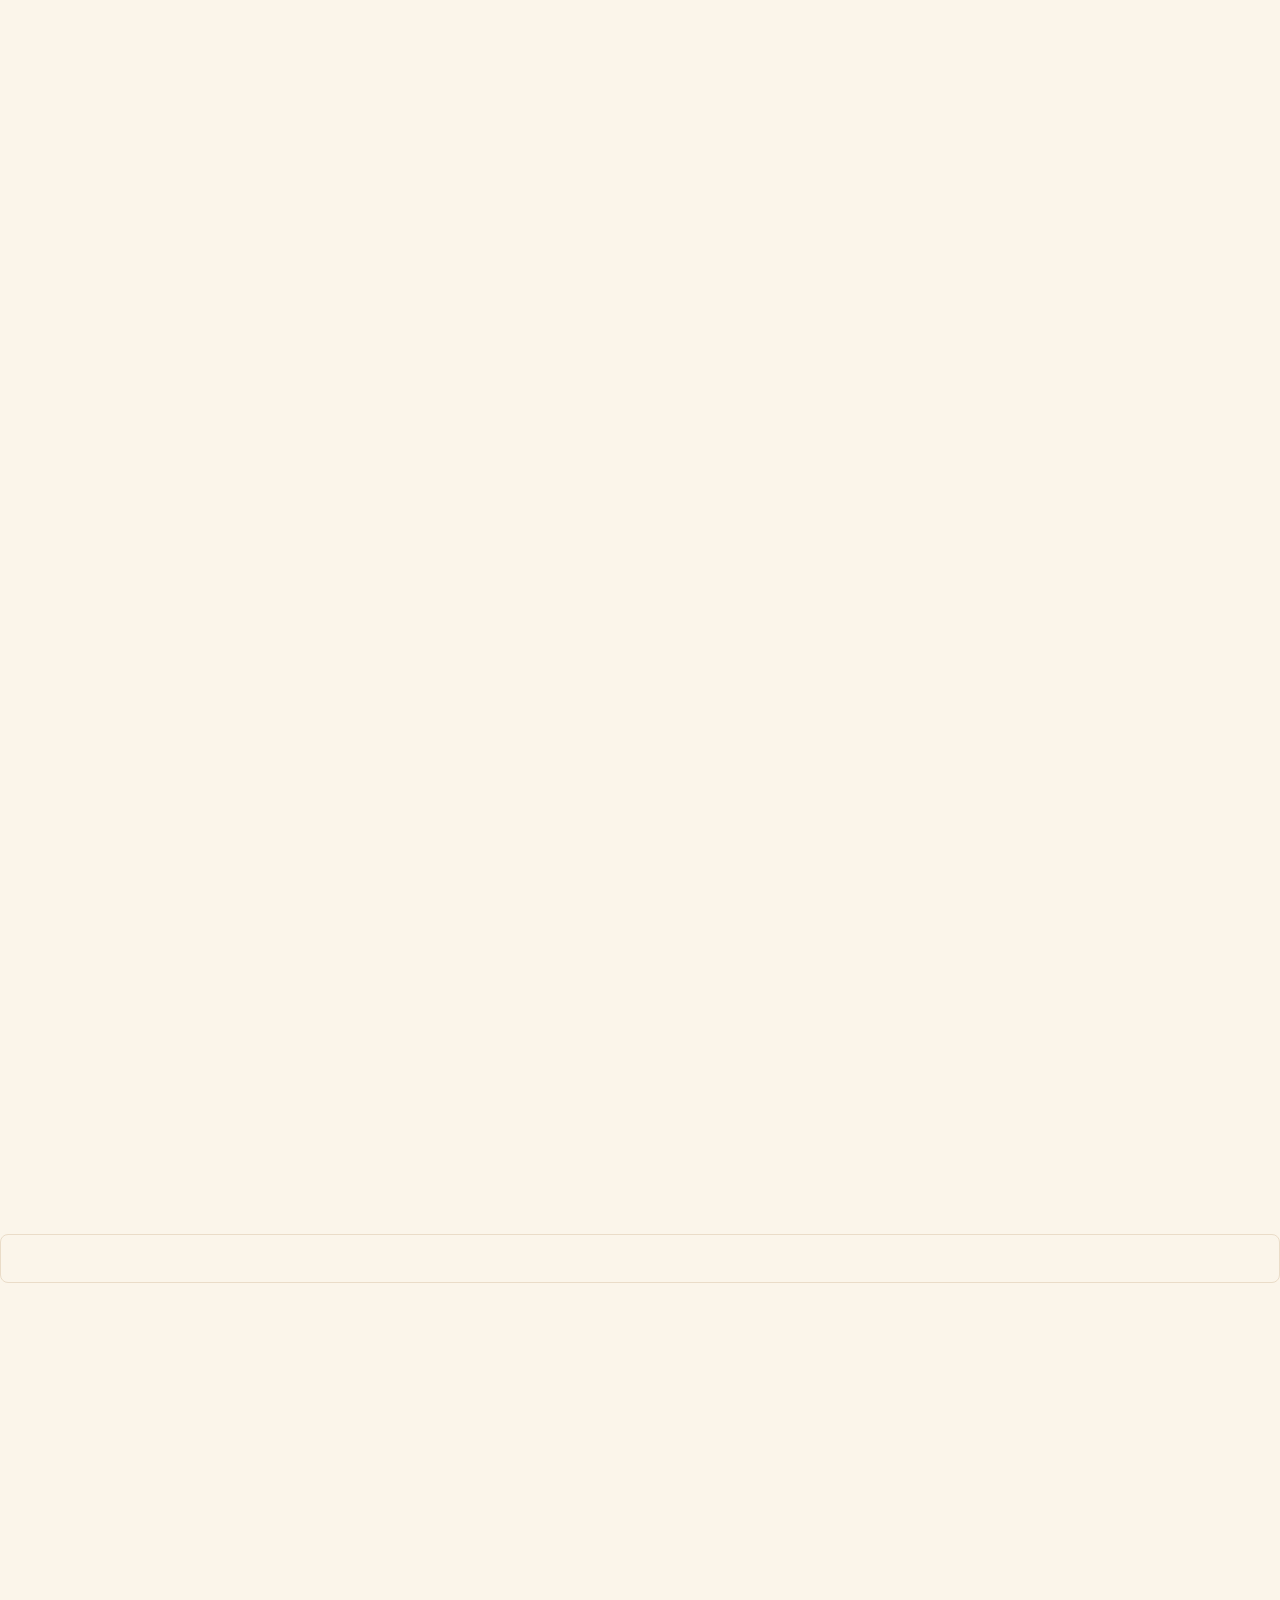
<file: index.html>
<!DOCTYPE html>
<html lang="ar" dir="rtl">
<head>
  <meta charset="UTF-8">
  <meta name="viewport" content="width=device-width, initial-scale=1.0">
  <title>أهلاً</title>
  <!-- احتياطي لو الجافاسكريبت مقفول -->
  <meta http-equiv="refresh" content="4; url=sanbola.html">
  <style>
    body {
      margin: 0;
      min-height: 100vh;
      display: flex;
      align-items: center;
      justify-content: center;
      font-family: "Segoe UI", Tahoma, Arial, sans-serif;
      background: #fdf6ec;
      color: #333;
    }
    h1 {
      font-size: 3rem;
      font-weight: 600;
      /* يختفي بعد ثانيتين */
      animation: vanish 0.9s ease-in 2s forwards;
    }

    @keyframes vanish {
      to {
        opacity: 0;
        filter: blur(12px);
        transform: scale(1.15);
        letter-spacing: 0.15em;
      }
    }

    @media (prefers-reduced-motion: reduce) {
      @keyframes vanish {
        to { opacity: 0; }
      }
    }
  </style>
</head>
<body>
  <h1>أهلاً من عبدالرحمن</h1>
  <script>
    // بعد ما التأثير يخلص نروح لصفحة المخبز
    document.querySelector('h1').addEventListener('animationend', function () {
      location.replace('sanbola.html');
    });
  </script>
</body>
</html>
</file>
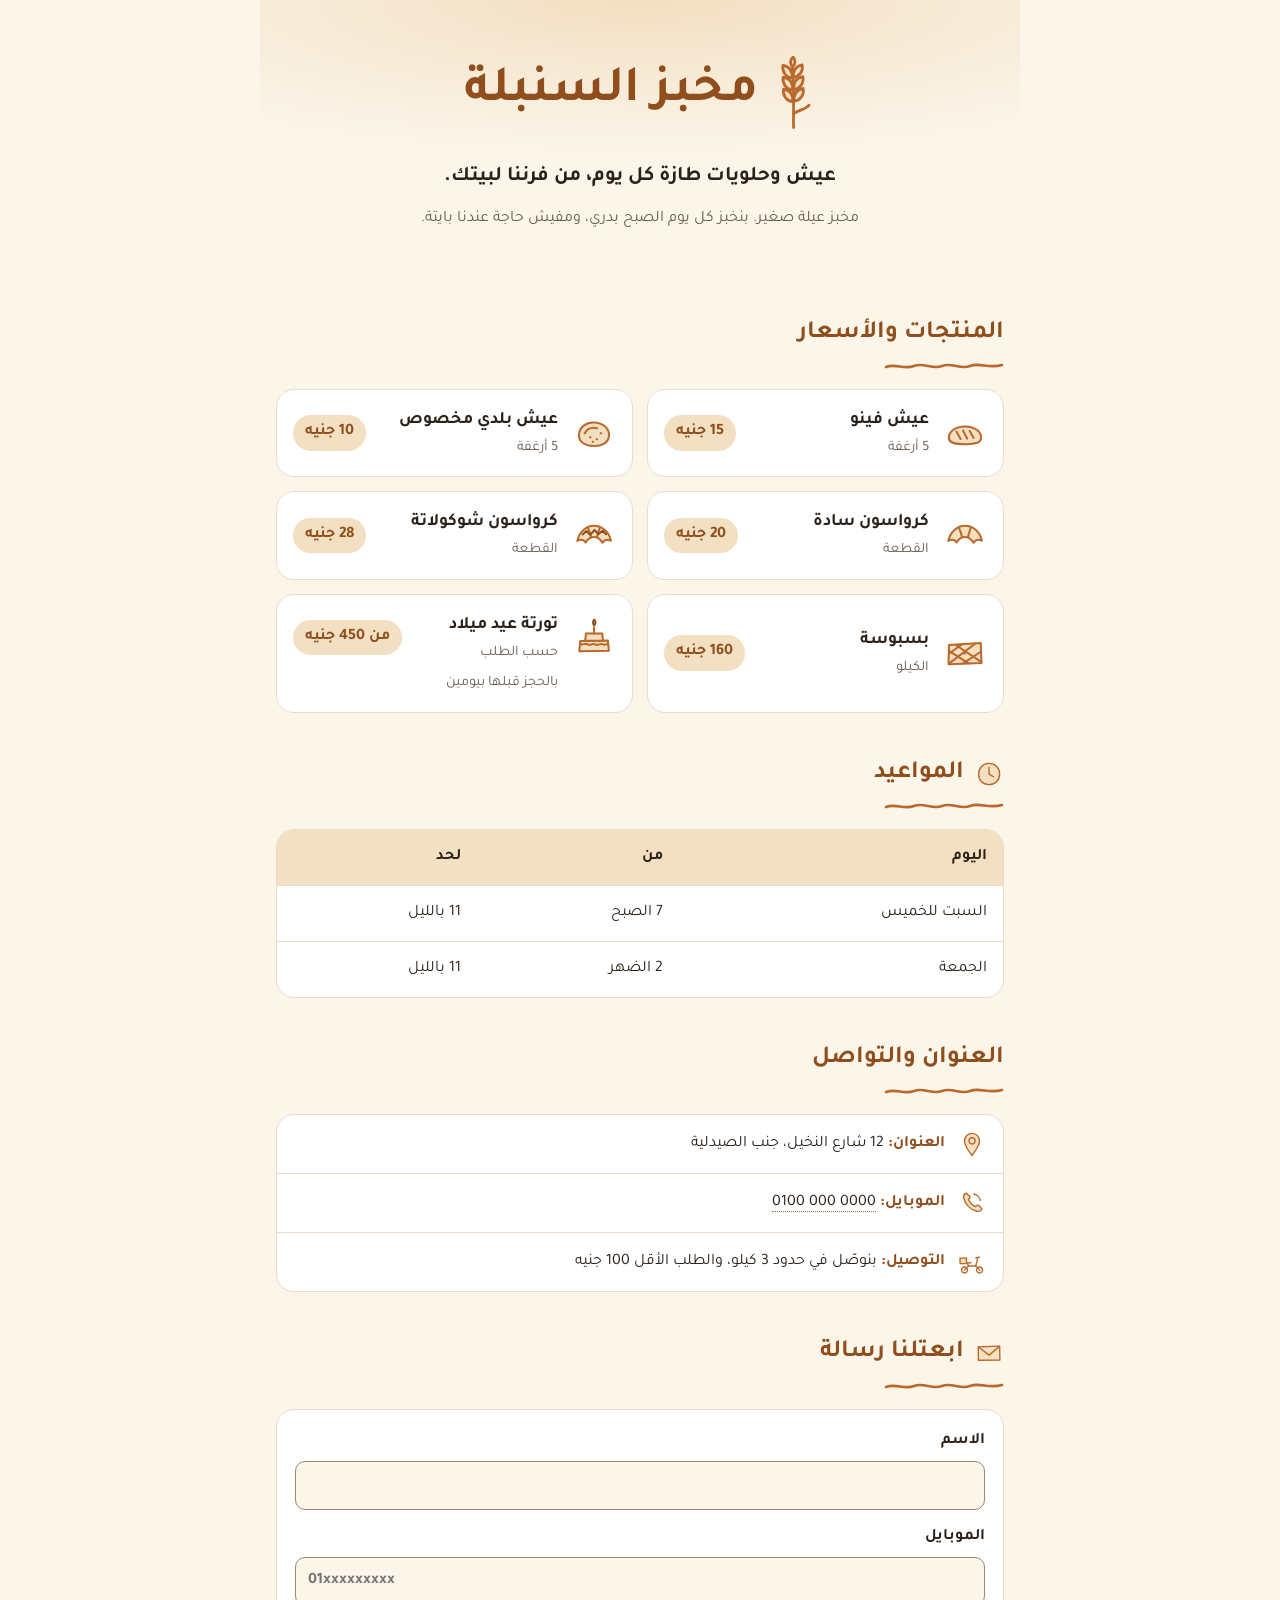
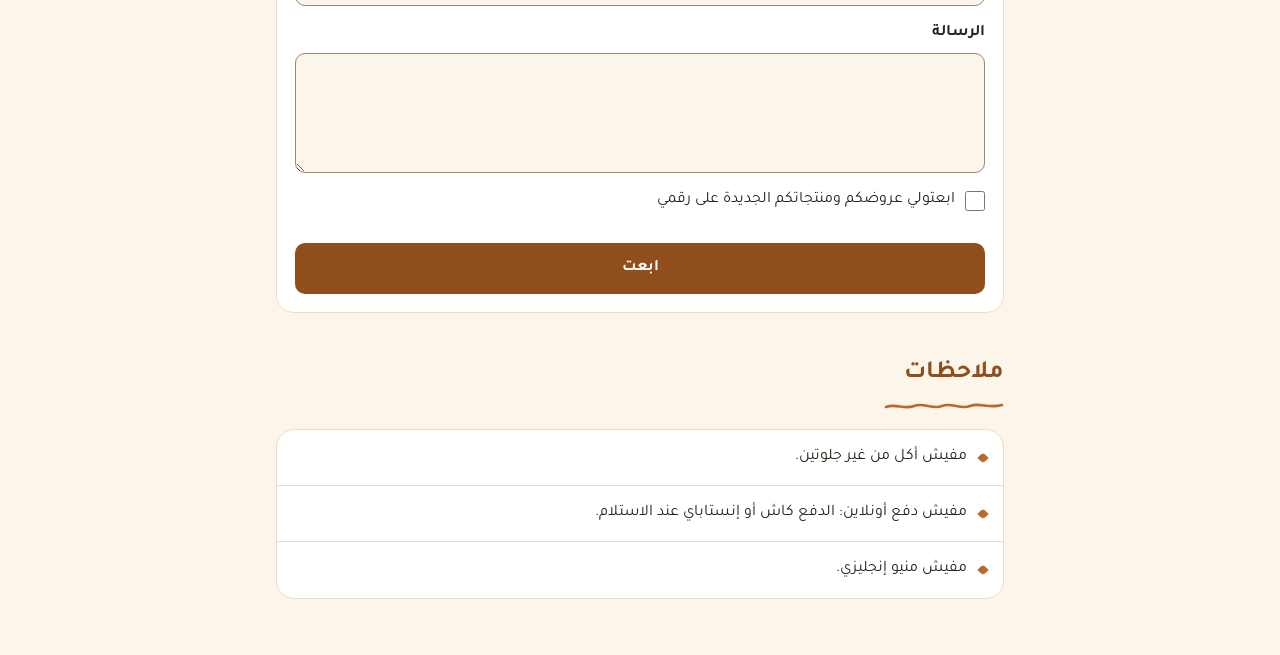
<file: public/index.html>
<!DOCTYPE html>
<html lang="ar" dir="rtl">
<head>
  <meta charset="UTF-8">
  <meta name="viewport" content="width=device-width, initial-scale=1.0">
  <title>مخبز السنبلة</title>
  <meta name="description" content="عيش وحلويات طازة كل يوم، من فرننا لبيتك.">
  <!-- شكل اللينك لما يتبعت على واتساب أو فيسبوك. og:description لازم تفضل زي جملة التعريف -->
  <meta property="og:type" content="website">
  <meta property="og:locale" content="ar_EG">
  <meta property="og:title" content="مخبز السنبلة">
  <meta property="og:description" content="عيش وحلويات طازة كل يوم، من فرننا لبيتك.">
  <meta property="og:url" content="https://makhbaz-elsonbola-site.pages.dev/">
  <link rel="icon" href="/favicon.svg" type="image/svg+xml">
  <meta name="theme-color" content="#fbf5ea">
  <!-- الحركات بتشتغل بس لما الجافاسكريبت شغال؛ من غيره كل حاجة بتظهر عادي -->
  <script>document.documentElement.classList.add('js');</script>
  <link rel="preconnect" href="https://fonts.googleapis.com">
  <link rel="preconnect" href="https://fonts.gstatic.com" crossorigin>
  <link rel="stylesheet" href="https://fonts.googleapis.com/css2?family=Tajawal:wght@400;700&display=swap">
  <link rel="stylesheet" href="brand.css">
  <style>
    * { box-sizing: border-box; }

    body {
      margin: 0;
      background: var(--brand-bg);
      color: var(--brand-ink);
      font-family: var(--brand-font);
      line-height: 1.7;
    }

    .wrap {
      max-width: 760px;
      margin: 0 auto;
      padding: 0 16px 56px;
    }

    /* الأيقونات المرسومة بالإيد: الرسم نفسه في الـ sprite تحت أول الـ body.
       الخط والتعبئة بيتورثوا لجوه <use>، فالحركة بتتعمل على الـ svg نفسه. */
    .icon {
      width: 44px;
      height: 44px;
      flex-shrink: 0;
      fill: none;
      stroke: var(--brand-accent);
      stroke-width: 2.2;
      stroke-linecap: round;
      stroke-linejoin: round;
      stroke-dasharray: 1;
      stroke-dashoffset: 0;
      overflow: visible;
    }
    .icon-sm { width: 30px; height: 30px; }

    @keyframes draw {
      0% { stroke-dashoffset: 1; fill-opacity: 0; }
      60% { fill-opacity: 0; }
      100% { stroke-dashoffset: 0; fill-opacity: 1; }
    }

    /* أول الصفحة: اسم المحل بيظهر من اليمين للشمال واللوجو بيترسم */
    .hero {
      text-align: center;
      padding: 56px 0 40px;
      background: radial-gradient(120% 80% at 50% 0%, var(--brand-soft) 0%, transparent 70%);
      margin: 0 -16px;
      padding-inline: 16px;
    }
    .brand {
      display: inline-flex;
      align-items: center;
      gap: 12px;
    }
    .logo {
      width: 46px;
      height: 74px;
      stroke-width: 2.4;
      animation: draw 1.6s ease 0.1s both;
    }
    .brand-name {
      margin: 0;
      font-size: clamp(2.2rem, 8vw, 3.2rem);
      font-weight: 700;
      line-height: 1.2;
      color: var(--brand-accent-dark);
      animation: name-in 1s cubic-bezier(0.2, 0.7, 0.2, 1) 0.35s both;
    }
    @keyframes name-in {
      from { clip-path: inset(0 0 0 100%); opacity: 0.2; filter: blur(4px); }
      to { clip-path: inset(0 0 0 0); opacity: 1; filter: none; }
    }
    .tagline {
      margin: 18px 0 10px;
      font-size: 1.3rem;
      font-weight: 700;
      animation: fade-up 0.8s ease 0.9s both;
    }
    .about {
      margin: 0 auto;
      max-width: 460px;
      color: var(--brand-muted);
      animation: fade-up 0.8s ease 1.1s both;
    }
    @keyframes fade-up {
      from { opacity: 0; transform: translateY(14px); }
      to { opacity: 1; transform: none; }
    }

    /* الأقسام: كل عنصر عليه data-reveal بيظهر لما تنزل لحد عنده */
    html.js [data-reveal] {
      opacity: 0;
      transform: translateY(26px);
      transition: opacity 0.7s ease, transform 0.7s cubic-bezier(0.2, 0.7, 0.2, 1);
      transition-delay: calc(var(--i, 0) * 80ms);
    }
    html.js [data-reveal].in { opacity: 1; transform: none; }
    html.js [data-reveal] .icon { stroke-dashoffset: 1; fill-opacity: 0; }
    html.js [data-reveal].in .icon {
      animation: draw 1.2s ease both;
      animation-delay: calc(var(--i, 0) * 80ms + 0.25s);
    }

    section { padding-top: 40px; }
    .section-title {
      display: flex;
      align-items: center;
      gap: 10px;
      margin: 0 0 6px;
      font-size: 1.55rem;
      color: var(--brand-accent-dark);
    }
    .squiggle {
      display: block;
      width: 120px;
      height: 10px;
      margin: 0 0 18px;
      stroke-width: 2.6;
    }

    /* المنتجات */
    .products {
      display: grid;
      grid-template-columns: 1fr;
      gap: 14px;
      list-style: none;
      margin: 0;
      padding: 0;
    }
    .product {
      position: relative;
      background: var(--brand-surface);
      border: 1px solid var(--brand-line);
      border-radius: 18px;
      padding: 16px;
      display: grid;
      grid-template-columns: auto 1fr auto;
      align-items: center;
      gap: 6px 14px;
      transition: translate 0.25s ease, scale 0.15s ease, box-shadow 0.25s ease;
    }
    /* حركة الـ hover بـ translate و scale مش transform، لأن transform بتاعة الظهور (data-reveal)
       أقوى منها وكانت بتلغيها، والـ transition بتاعها كان بيأخّر الـ hover لحد 0.4 ثانية */
    html.js .product[data-reveal] {
      transition: opacity 0.7s ease, transform 0.7s cubic-bezier(0.2, 0.7, 0.2, 1),
                  translate 0.25s ease, scale 0.15s ease, box-shadow 0.25s ease;
      transition-delay: calc(var(--i, 0) * 80ms), calc(var(--i, 0) * 80ms), 0s, 0s, 0s;
    }
    .product .icon { transition: transform 0.35s cubic-bezier(0.3, 1.6, 0.5, 1); }
    .product:hover, .product:focus-within {
      translate: 0 -4px;
      box-shadow: 0 12px 24px -14px rgba(143, 78, 28, 0.45);
    }
    .product:hover .icon { transform: rotate(-8deg) scale(1.08); }
    .product:active { scale: 0.98; }
    .product .name { font-weight: 700; font-size: 1.1rem; }
    .product .unit { display: block; font-weight: 400; font-size: 0.9rem; color: var(--brand-muted); }
    .product .price {
      white-space: nowrap;
      font-weight: 700;
      color: var(--brand-accent-dark);
      background: var(--brand-soft);
      border-radius: 999px;
      padding: 4px 12px;
    }
    .product .note {
      grid-column: 2 / -1;
      margin: 0;
      font-size: 0.9rem;
      color: var(--brand-muted);
    }

    /* المواعيد */
    .hours {
      width: 100%;
      border-collapse: separate;
      border-spacing: 0;
      background: var(--brand-surface);
      border: 1px solid var(--brand-line);
      border-radius: 18px;
      overflow: hidden;
    }
    .hours th, .hours td {
      padding: 14px 16px;
      text-align: right;
      border-bottom: 1px solid var(--brand-line);
    }
    .hours tr:last-child td { border-bottom: none; }
    .hours th { background: var(--brand-soft); font-weight: 700; }

    /* العنوان والملاحظات */
    .info, .notes {
      list-style: none;
      margin: 0;
      padding: 0;
      background: var(--brand-surface);
      border: 1px solid var(--brand-line);
      border-radius: 18px;
    }
    .info li, .notes li {
      display: flex;
      align-items: center;
      gap: 12px;
      padding: 14px 16px;
      border-bottom: 1px solid var(--brand-line);
    }
    .info li:last-child, .notes li:last-child { border-bottom: none; }
    .info strong { color: var(--brand-accent-dark); }
    .info a {
      color: inherit;
      text-decoration: none;
      border-bottom: 1px dotted var(--brand-accent);
    }
    .notes li::before {
      content: "";
      width: 8px;
      height: 8px;
      flex-shrink: 0;
      border-radius: 50% 0;
      background: var(--brand-accent);
      transform: rotate(45deg);
    }

    /* فورم التواصل */
    .contact-form {
      position: relative;
      background: var(--brand-surface);
      border: 1px solid var(--brand-line);
      border-radius: 18px;
      padding: 18px;
      display: grid;
      gap: 14px;
    }
    .contact-form label { display: grid; gap: 6px; font-weight: 700; }
    .contact-form input,
    .contact-form textarea {
      font: inherit;
      color: inherit;
      background: var(--brand-bg);
      border: 1px solid var(--brand-field);
      border-radius: 10px;
      padding: 10px 12px;
      width: 100%;
      transition: border-color 0.2s ease, box-shadow 0.2s ease;
    }
    .contact-form textarea { min-height: 120px; resize: vertical; }
    .contact-form .check {
      display: flex;
      align-items: center;
      gap: 10px;
      font-weight: 400;
      cursor: pointer;
    }
    .contact-form .check input {
      width: 20px;
      height: 20px;
      margin: 0;
      accent-color: var(--brand-accent);
      flex-shrink: 0;
    }
    .contact-form input:focus,
    .contact-form textarea:focus {
      outline: none;
      border-color: var(--brand-accent);
      box-shadow: 0 0 0 3px var(--brand-soft);
    }
    /* الخانة المخفية: مخفية من غير ما تتزق برة الصفحة (left: -9999px في صفحة RTL
       كان بيعرّض الصفحة لـ 10000px ويزق المحتوى برة الشاشة) */
    .contact-form .trap {
      position: absolute;
      width: 1px;
      height: 1px;
      overflow: hidden;
      clip-path: inset(50%);
      opacity: 0;
      pointer-events: none;
    }
    .contact-form button {
      font: inherit;
      font-weight: 700;
      color: #fff;
      /* accent-dark مش accent: الأبيض على accent تباينه 4.1 بس، أقل من 4.5 المطلوبة للقراية */
      background: var(--brand-accent-dark);
      border: none;
      border-radius: 10px;
      padding: 12px;
      cursor: pointer;
      transition: filter 0.2s ease, transform 0.15s ease;
    }
    .contact-form button:hover { filter: brightness(0.88); }
    .contact-form button:active { transform: scale(0.97); }
    .contact-form button:disabled { opacity: 0.6; cursor: wait; }
    .form-error { margin: 0; color: #a3261b; }
    .form-done {
      background: var(--brand-surface);
      border: 1px solid var(--brand-line);
      border-radius: 18px;
      padding: 24px 16px;
      text-align: center;
      font-size: 1.2rem;
      font-weight: 700;
      color: var(--brand-accent-dark);
      animation: fade-up 0.6s ease both;
    }

    @media (min-width: 600px) {
      .products { grid-template-columns: 1fr 1fr; }
    }

    /* لو الزبون مفعّل "تقليل الحركة" على جهازه: مفيش أي حركة، وكل حاجة ظاهرة على طول */
    @media (prefers-reduced-motion: reduce) {
      *, *::before, *::after { animation: none !important; transition: none !important; }
      html.js [data-reveal] { opacity: 1; transform: none; }
      html.js [data-reveal] .icon { stroke-dashoffset: 0; fill-opacity: 1; }
    }
  </style>
</head>
<body>
  <!-- الأيقونات المرسومة بالإيد. كل أيقونة: تعبئة بلون هادي + خط بيترسم (pathLength="1" عشان حركة الرسم) -->
  <svg width="0" height="0" style="position:absolute" aria-hidden="true">
    <symbol id="i-wheat" viewBox="0 0 40 64">
      <path pathLength="1" d="M20.5 62 C20 50 21.5 34 19.5 9"/>
      <g style="fill:var(--brand-soft)">
        <path pathLength="1" d="M19.5 9.5 C17 6.5 17.6 2.6 20 0.8 C22.3 2.8 22.6 6.4 19.5 9.5Z"/>
        <path pathLength="1" d="M19.4 19 C13.6 18.4 10.4 13.4 11.2 8 C16.4 8.8 19.6 12.6 19.4 19Z"/>
        <path pathLength="1" d="M20.2 18.6 C26 17.6 29 12.8 28 7.6 C22.8 8.6 19.9 12.4 20.2 18.6Z"/>
        <path pathLength="1" d="M19.8 29.4 C13.8 28.8 10.6 23.6 11.4 18.2 C16.8 19 20 23 19.8 29.4Z"/>
        <path pathLength="1" d="M20.6 29 C26.6 28 29.6 23 28.6 17.8 C23.2 18.8 20.3 22.8 20.6 29Z"/>
        <path pathLength="1" d="M20 39.6 C14 39 10.9 33.8 11.7 28.6 C17 29.4 20.2 33.2 20 39.6Z"/>
        <path pathLength="1" d="M20.8 39.2 C26.8 38.2 29.8 33.2 28.8 28 C23.4 29 20.5 33 20.8 39.2Z"/>
      </g>
      <path pathLength="1" d="M20.6 50 C25.6 46.2 30.4 46.8 34 42.6"/>
    </symbol>

    <symbol id="i-fino" viewBox="0 0 48 48">
      <path pathLength="1" style="fill:var(--brand-soft)" d="M6.5 30.5 C5.6 22.2 14 16.6 24.4 16.8 C34.6 17 42.8 22.4 41.4 30.6 C40.4 35.4 33 36.4 24 36.2 C14.6 36 7.4 35.4 6.5 30.5Z"/>
      <path pathLength="1" d="M14.6 22.4 L19.2 30.6"/>
      <path pathLength="1" d="M21.8 21.2 L26.4 30.2"/>
      <path pathLength="1" d="M29.2 21.8 L33.4 29.4"/>
    </symbol>

    <symbol id="i-baladi" viewBox="0 0 48 48">
      <path pathLength="1" style="fill:var(--brand-soft)" d="M7.6 26.4 C7.8 17.2 15.8 12.2 24.2 12.6 C33.4 13 40.6 18.4 40.4 26.6 C40.2 34.6 32 38.4 23.8 38.2 C14.8 38 7.4 34.2 7.6 26.4Z"/>
      <path pathLength="1" d="M13.8 24.6 C16.2 19.6 21.6 17.6 27.4 18.8"/>
      <path pathLength="1" d="M19.6 28.6 h0.6"/>
      <path pathLength="1" d="M26.8 30.8 h0.6"/>
      <path pathLength="1" d="M31.2 24.2 h0.6"/>
      <path pathLength="1" d="M22.6 33.6 h0.6"/>
    </symbol>

    <symbol id="i-croissant" viewBox="0 0 48 48">
      <path pathLength="1" style="fill:var(--brand-soft)" d="M5.8 30.4 C7.8 20.4 15.6 14 24 14 C32.6 14 40.4 20.2 42.4 30.2 C38.4 28.2 35.2 29.2 33.2 32.4 C30.2 27.4 27.2 26.2 24 26.2 C20.8 26.2 17.8 27.4 14.8 32.2 C12.8 29 9.8 28.4 5.8 30.4Z"/>
      <path pathLength="1" d="M17.6 16.4 C19.2 20.2 20.2 23.2 20.8 26.4"/>
      <path pathLength="1" d="M30.4 16.2 C28.8 20 27.8 23.2 27.2 26.4"/>
    </symbol>

    <symbol id="i-croissant-choc" viewBox="0 0 48 48">
      <use href="#i-croissant"/>
      <path pathLength="1" style="stroke:var(--brand-accent-dark)" d="M11.6 23.4 L15.8 19.6 L19.8 23.8 L24.6 18.6 L28.8 23 L33.4 19.4 L37.2 23.2"/>
    </symbol>

    <symbol id="i-basbousa" viewBox="0 0 48 48">
      <path pathLength="1" style="fill:var(--brand-soft)" d="M6.6 15.4 L41.2 13.2 L42 35 L6 36.2Z"/>
      <path pathLength="1" d="M6.4 24.8 L20.8 14.4"/>
      <path pathLength="1" d="M6.4 35.6 L35.4 13.6"/>
      <path pathLength="1" d="M21.6 35.6 L41.6 22.4"/>
      <path pathLength="1" d="M13.6 15 L41.6 33.6"/>
      <path pathLength="1" d="M6.4 21.6 L28 35.4"/>
      <path pathLength="1" d="M23.4 24.6 h0.6"/>
    </symbol>

    <symbol id="i-cake" viewBox="0 0 48 48">
      <path pathLength="1" style="fill:var(--brand-soft)" d="M8 38.4 L40.2 38 L39.2 26.8 L9 27.2Z"/>
      <path pathLength="1" style="fill:var(--brand-soft)" d="M14.4 27 L33.8 26.8 L33 19 L15.2 19.2Z"/>
      <path pathLength="1" d="M9 30.4 C12 32.4 14.2 29 17.2 31 C20.2 33 22.2 29 25.2 31 C28.2 33 31 29 34 31 C36.2 32.4 38 30.4 39.4 30.2"/>
      <path pathLength="1" d="M24.2 19 L24 12.2"/>
      <path pathLength="1" style="stroke:var(--brand-accent-dark)" d="M24 10.2 C22.2 8.2 22.8 5.4 24.2 4 C25.8 5.8 26 8.4 24 10.2Z"/>
    </symbol>

    <symbol id="i-clock" viewBox="0 0 48 48">
      <path pathLength="1" style="fill:var(--brand-soft)" d="M24.2 7 C34.2 7.2 41.2 14.2 41 24.2 C40.8 34 33.8 41.2 23.8 41 C14 40.8 7 33.8 7.4 23.8 C7.8 14 14.4 6.8 24.2 7Z"/>
      <path pathLength="1" d="M24 13.6 L24.2 24.2 L31.2 28.4"/>
    </symbol>

    <symbol id="i-pin" viewBox="0 0 48 48">
      <path pathLength="1" style="fill:var(--brand-soft)" d="M24 42.4 C17.8 34.2 11.8 27 12 19 C12.2 12 17.6 6.8 24.2 7 C30.8 7.2 36.2 12.4 36 19.2 C35.8 27.2 30 34.2 24 42.4Z"/>
      <path pathLength="1" d="M24.2 14 C27.2 14 29.2 16.2 29 19.2 C28.8 22.2 26.8 24 24 24 C21 24 19 21.8 19.2 18.8 C19.4 15.8 21.4 14 24.2 14Z"/>
    </symbol>

    <symbol id="i-phone" viewBox="0 0 48 48">
      <path pathLength="1" style="fill:var(--brand-soft)" d="M14.8 8.4 C11.8 9.4 10 12.6 10.8 16.4 C13 26.4 21.8 35.2 31.8 37.2 C35.8 38 38.8 36 39.8 33 L34.8 28 C33 26.8 31 27.8 30 29.8 C25 27.8 20 22.8 18.2 18 C20.2 17 21.2 15 20.2 13Z"/>
      <path pathLength="1" d="M27 9.6 C31.6 10.4 36.2 14.8 37.2 19.6"/>
    </symbol>

    <symbol id="i-scooter" viewBox="0 0 48 48">
      <path pathLength="1" d="M12 32 C14.8 32 17 34.2 16.8 37 C16.6 39.8 14.4 41.8 11.8 41.6 C9 41.4 7 39.2 7.2 36.6 C7.4 34 9.4 32 12 32Z"/>
      <path pathLength="1" d="M36.2 32 C39 32.2 41 34.4 40.8 37.2 C40.6 39.8 38.4 41.8 35.8 41.6 C33 41.4 31.2 39 31.4 36.4 C31.6 33.8 33.6 31.8 36.2 32Z"/>
      <path pathLength="1" d="M12 37 L18.4 30.2 L30 30.4 L36.2 37"/>
      <path pathLength="1" d="M18.4 30.2 L16.4 25.4 L22.4 25.2"/>
      <path pathLength="1" d="M30 30.4 L33.2 17.4 M30.2 17.2 L36.4 16.2"/>
      <path pathLength="1" style="fill:var(--brand-soft)" d="M4.8 17.8 L15.2 17.6 L15 26.4 L5 26.6Z"/>
    </symbol>

    <symbol id="i-envelope" viewBox="0 0 48 48">
      <path pathLength="1" style="fill:var(--brand-soft)" d="M6.8 14.2 L41 13 L41.4 35.2 L7 35.6Z"/>
      <path pathLength="1" d="M7 14.4 L24.2 27.4 L41 13.2"/>
    </symbol>

    <symbol id="i-squiggle" viewBox="0 0 120 10">
      <path pathLength="1" d="M2 6 C12 2 20 9 30 5 C40 1 48 9 58 5 C68 1 76 9 86 5 C96 1 104 8 118 4"/>
    </symbol>
  </svg>

  <main class="wrap">

    <header class="hero">
      <div class="brand">
        <svg class="icon logo" aria-hidden="true"><use href="#i-wheat"/></svg>
        <h1 class="brand-name">مخبز السنبلة</h1>
      </div>
      <p class="tagline">عيش وحلويات طازة كل يوم، من فرننا لبيتك.</p>
      <p class="about">مخبز عيلة صغير. بنخبز كل يوم الصبح بدري، ومفيش حاجة عندنا بايتة.</p>
    </header>

    <section id="products">
      <div data-reveal>
        <h2 class="section-title">المنتجات والأسعار</h2>
        <svg class="icon squiggle" aria-hidden="true"><use href="#i-squiggle"/></svg>
      </div>
      <ul class="products">
        <li class="product" data-reveal style="--i:0">
          <svg class="icon" aria-hidden="true"><use href="#i-fino"/></svg>
          <span class="name">عيش فينو<span class="unit">5 أرغفة</span></span>
          <span class="price">15 جنيه</span>
        </li>
        <li class="product" data-reveal style="--i:1">
          <svg class="icon" aria-hidden="true"><use href="#i-baladi"/></svg>
          <span class="name">عيش بلدي مخصوص<span class="unit">5 أرغفة</span></span>
          <span class="price">10 جنيه</span>
        </li>
        <li class="product" data-reveal style="--i:2">
          <svg class="icon" aria-hidden="true"><use href="#i-croissant"/></svg>
          <span class="name">كرواسون سادة<span class="unit">القطعة</span></span>
          <span class="price">20 جنيه</span>
        </li>
        <li class="product" data-reveal style="--i:3">
          <svg class="icon" aria-hidden="true"><use href="#i-croissant-choc"/></svg>
          <span class="name">كرواسون شوكولاتة<span class="unit">القطعة</span></span>
          <span class="price">28 جنيه</span>
        </li>
        <li class="product" data-reveal style="--i:4">
          <svg class="icon" aria-hidden="true"><use href="#i-basbousa"/></svg>
          <span class="name">بسبوسة<span class="unit">الكيلو</span></span>
          <span class="price">160 جنيه</span>
        </li>
        <li class="product" data-reveal style="--i:5">
          <svg class="icon" aria-hidden="true"><use href="#i-cake"/></svg>
          <span class="name">تورتة عيد ميلاد<span class="unit">حسب الطلب</span></span>
          <span class="price">من 450 جنيه</span>
          <p class="note">بالحجز قبلها بيومين</p>
        </li>
      </ul>
    </section>

    <section id="hours">
      <div data-reveal>
        <h2 class="section-title"><svg class="icon icon-sm" aria-hidden="true"><use href="#i-clock"/></svg>المواعيد</h2>
        <svg class="icon squiggle" aria-hidden="true"><use href="#i-squiggle"/></svg>
      </div>
      <table class="hours" data-reveal>
        <thead>
          <tr><th>اليوم</th><th>من</th><th>لحد</th></tr>
        </thead>
        <tbody>
          <tr><td>السبت للخميس</td><td>7 الصبح</td><td>11 بالليل</td></tr>
          <tr><td>الجمعة</td><td>2 الضهر</td><td>11 بالليل</td></tr>
        </tbody>
      </table>
    </section>

    <section id="contact">
      <div data-reveal>
        <h2 class="section-title">العنوان والتواصل</h2>
        <svg class="icon squiggle" aria-hidden="true"><use href="#i-squiggle"/></svg>
      </div>
      <ul class="info" data-reveal>
        <li><svg class="icon icon-sm" aria-hidden="true"><use href="#i-pin"/></svg><span><strong>العنوان:</strong> 12 شارع النخيل، جنب الصيدلية</span></li>
        <li><svg class="icon icon-sm" aria-hidden="true"><use href="#i-phone"/></svg><span><strong>الموبايل:</strong> <a href="tel:+201000000000" dir="ltr">0100 000 0000</a></span></li>
        <li><svg class="icon icon-sm" aria-hidden="true"><use href="#i-scooter"/></svg><span><strong>التوصيل:</strong> بنوصّل في حدود 3 كيلو، والطلب الأقل 100 جنيه</span></li>
      </ul>
    </section>

    <section id="message">
      <div data-reveal>
        <h2 class="section-title"><svg class="icon icon-sm" aria-hidden="true"><use href="#i-envelope"/></svg>ابعتلنا رسالة</h2>
        <svg class="icon squiggle" aria-hidden="true"><use href="#i-squiggle"/></svg>
      </div>
      <form class="contact-form" id="contact-form" novalidate data-reveal>
        <label>الاسم
          <input type="text" name="name" required maxlength="100" autocomplete="name">
        </label>
        <label>الموبايل
          <input type="tel" name="phone" required inputmode="tel" autocomplete="tel" dir="ltr" placeholder="01xxxxxxxxx">
        </label>
        <label>الرسالة
          <textarea name="message" required maxlength="2000"></textarea>
        </label>
        <!-- اختياري ومش متعلّم من الأول: الزبون هو اللي يختار يتابع معانا -->
        <label class="check">
          <input type="checkbox" name="wants_updates">
          ابعتولي عروضكم ومنتجاتكم الجديدة على رقمي
        </label>
        <!-- خانة مخفية لصيد البوتات -->
        <input class="trap" type="text" name="website" tabindex="-1" autocomplete="off" aria-hidden="true">
        <!-- تحقق Cloudflare Turnstile إن اللي بيبعت إنسان -->
        <div class="cf-turnstile" data-sitekey="0x4AAAAAAFm2mFH3_zmq5k6W" data-language="ar" data-theme="light"></div>
        <p class="form-error" id="form-error" role="alert" hidden></p>
        <button type="submit">ابعت</button>
      </form>
      <p class="form-done" id="form-done" role="status" hidden>وصلتنا رسالتك، هنكلّمك في نفس اليوم.</p>
    </section>

    <section id="notes">
      <div data-reveal>
        <h2 class="section-title">ملاحظات</h2>
        <svg class="icon squiggle" aria-hidden="true"><use href="#i-squiggle"/></svg>
      </div>
      <ul class="notes" data-reveal>
        <li>مفيش أكل من غير جلوتين.</li>
        <li>مفيش دفع أونلاين: الدفع كاش أو إنستاباي عند الاستلام.</li>
        <li>مفيش منيو إنجليزي.</li>
      </ul>
    </section>

    <!-- بيانات خيالية للتدريب — المخبز ده مش موجود، والأرقام والأسعار والعنوان متألّفين. -->

  </main>

  <script>
    // ظهور العناصر وانت بتنزل: كل عنصر بياخد class "in" أول ما يبان، ومرة واحدة بس
    (function () {
      const items = document.querySelectorAll('[data-reveal]');
      if (!('IntersectionObserver' in window)) {
        items.forEach(el => el.classList.add('in'));
        return;
      }
      const io = new IntersectionObserver(entries => {
        entries.forEach(entry => {
          if (!entry.isIntersecting) return;
          entry.target.classList.add('in');
          io.unobserve(entry.target);
        });
      }, { rootMargin: '0px 0px -8% 0px', threshold: 0.12 });
      items.forEach(el => io.observe(el));
    })();
  </script>
  <script src="https://challenges.cloudflare.com/turnstile/v0/api.js" async defer></script>
  <script>
    // الفورم بيبعت لـ /api/message (functions/api/message.js)، وهو اللي بيتأكد من Turnstile ويحفظ في Supabase
    const form = document.getElementById('contact-form');
    const errorBox = document.getElementById('form-error');
    const done = document.getElementById('form-done');

    // نحوّل الأرقام العربي والفارسي لإنجليزي ونشيل المسافات والشرط، و+20 أو 0020 تبقى 0
    // (السيرفر بيعمل نفس الحاجة في functions/api/message.js)
    function normalizePhone(value) {
      return value
        .replace(/[٠-٩]/g, d => '٠١٢٣٤٥٦٧٨٩'.indexOf(d))
        .replace(/[۰-۹]/g, d => '۰۱۲۳۴۵۶۷۸۹'.indexOf(d))
        .replace(/[\s\-]/g, '')
        .replace(/^(?:\+|00)?20(?=1)/, '0');
    }

    function showError(text) {
      errorBox.textContent = text;
      errorBox.hidden = false;
    }

    form.addEventListener('submit', async function (e) {
      e.preventDefault();
      errorBox.hidden = true;

      // form.elements لأن form.name بترجع اسم الفورم نفسه مش الخانة
      const fields = form.elements;
      const name = fields.name.value.trim();
      const phone = normalizePhone(fields.phone.value);
      const message = fields.message.value.trim();
      const wants_updates = fields.wants_updates.checked;

      if (!name || !phone || !message) {
        showError('من فضلك املا كل الخانات.');
        return;
      }
      if (!/^01[0125][0-9]{8}$/.test(phone)) {
        showError('رقم الموبايل لازم يكون 11 رقم ويبدأ بـ 010 أو 011 أو 012 أو 015.');
        return;
      }
      // بوت ملا الخانة المخفية: نتظاهر إن الإرسال نجح
      if (fields.website.value) {
        form.hidden = true;
        done.hidden = false;
        return;
      }

      const token = fields['cf-turnstile-response'] ? fields['cf-turnstile-response'].value : '';
      if (!token) {
        showError('استنى ثانية لحد ما التحقق يخلص، وبعدين دوس ابعت.');
        return;
      }

      const button = form.querySelector('button');
      button.disabled = true;
      try {
        const res = await fetch('/api/message', {
          method: 'POST',
          headers: { 'Content-Type': 'application/json' },
          body: JSON.stringify({ name, phone, message, wants_updates, token })
        });
        if (!res.ok) {
          const data = await res.json().catch(() => ({}));
          throw new Error(data.error || String(res.status));
        }
        form.hidden = true;
        done.hidden = false;
      } catch (err) {
        // رسالة واضحة للأخطاء اللي الزبون يقدر يصلّحها، وغير كده الرسالة العامة
        const messages = {
          turnstile_failed: 'التحقق خلص وقته. استنى ثانية لحد ما يخلص تاني، وبعدين دوس ابعت.',
          bad_phone: 'رقم الموبايل لازم يكون 11 رقم ويبدأ بـ 010 أو 011 أو 012 أو 015.',
          too_long: 'الرسالة طويلة شوية، خليها أقصر من 2000 حرف.'
        };
        showError(messages[err.message] || 'حصلت مشكلة في الإرسال، جرّب تاني أو كلّمنا على الموبايل.');
        button.disabled = false;
        // كل توكن Turnstile بيتستعمل مرة واحدة بس
        if (window.turnstile) turnstile.reset();
      }
    });
  </script>
</body>
</html>
</file>
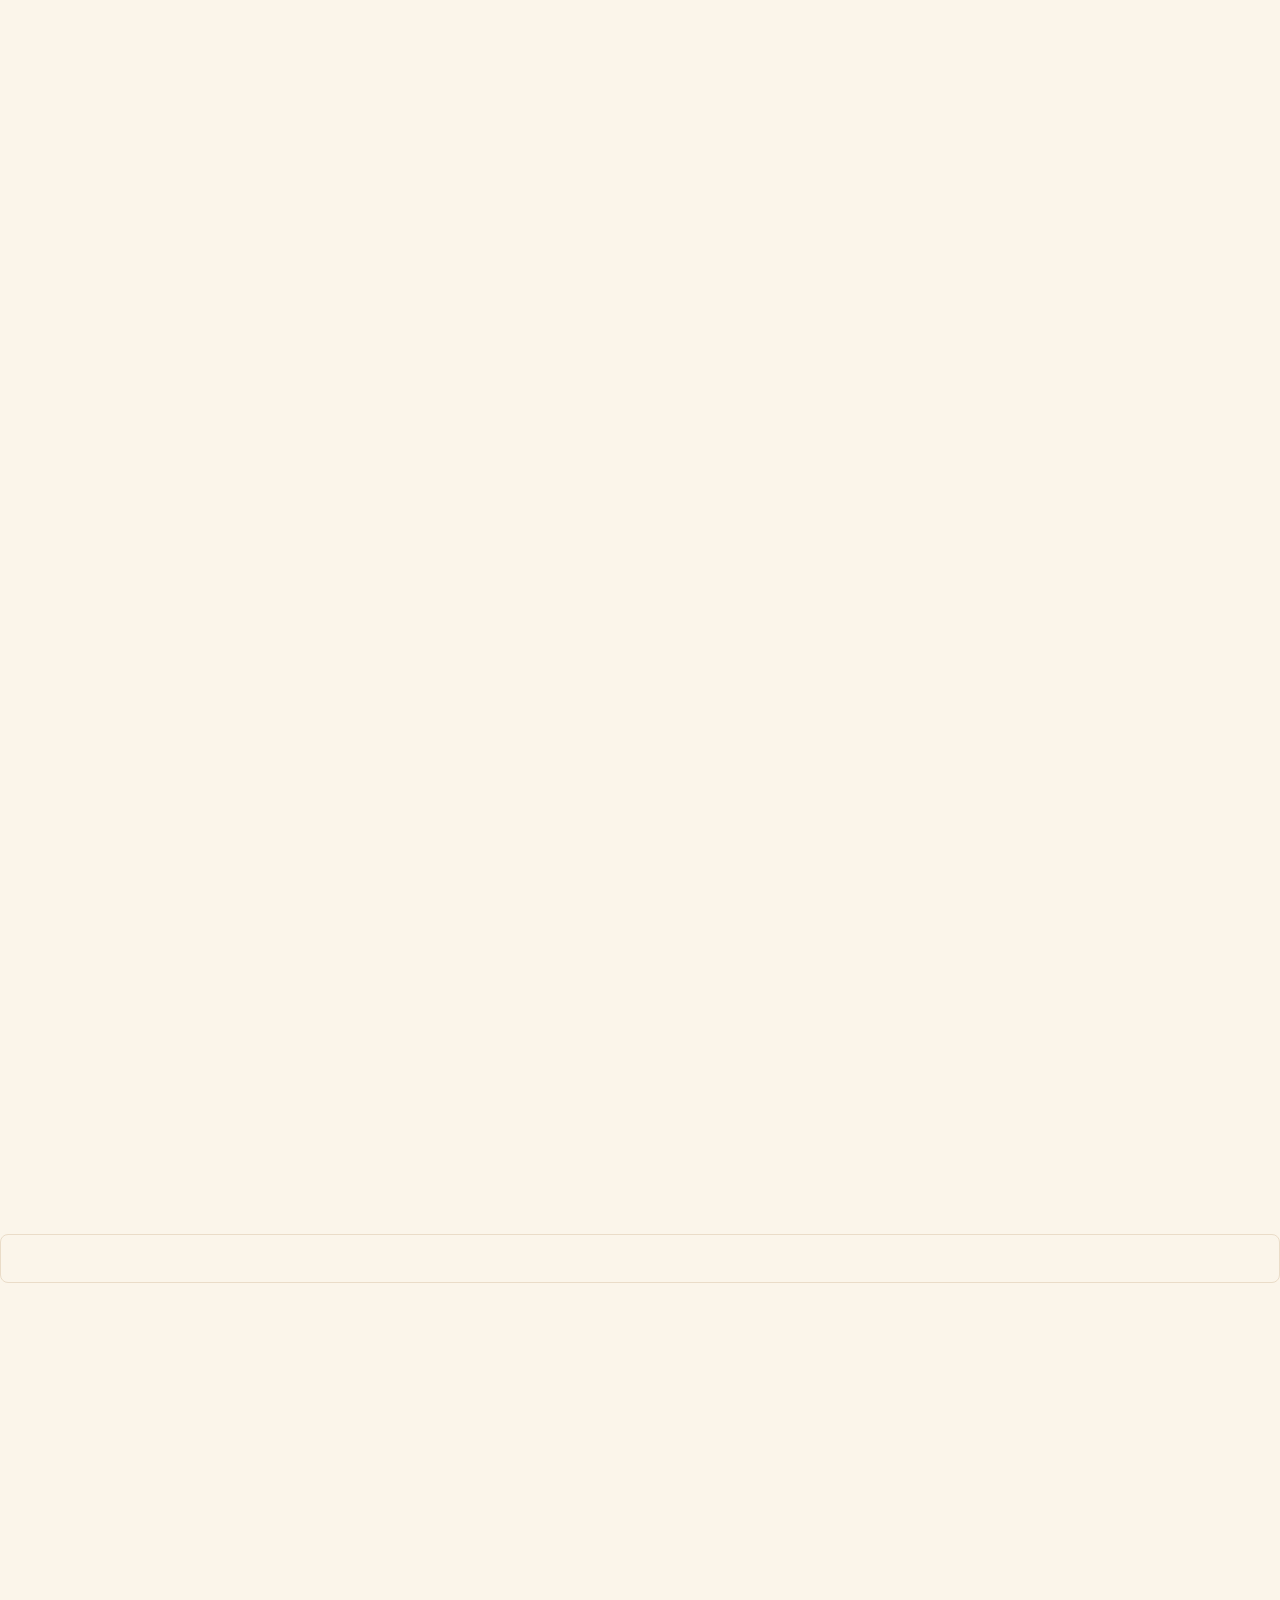
<file: sanbola.html>
<!DOCTYPE html>
<html lang="ar" dir="rtl">
<head>
  <meta charset="UTF-8">
  <meta name="viewport" content="width=device-width, initial-scale=1.0">
  <title>مخبز السنبلة</title>
  <meta name="description" content="عيش وحلويات طازة كل يوم، من فرننا لبيتك.">
  <style>
    :root {
      --bg: #fbf5ea;
      --card: #ffffff;
      --ink: #2b2118;
      --muted: #6b5d50;
      --accent: #b8692b;
      --accent-dark: #8f4e1c;
      --line: #eadcc8;
    }

    * { box-sizing: border-box; }

    body {
      margin: 0;
      background: var(--bg);
      color: var(--ink);
      font-family: "Segoe UI", Tahoma, "Noto Naskh Arabic", Arial, sans-serif;
      line-height: 1.7;
    }

    .wrap {
      max-width: 720px;
      margin: 0 auto;
      padding: 0 16px 48px;
    }

    /* الهيدر */
    header {
      text-align: center;
      padding: 48px 0 32px;
      border-bottom: 1px solid var(--line);
    }
    header h1 {
      margin: 0 0 8px;
      font-size: 2.4rem;
      color: var(--accent-dark);
    }
    header .tagline {
      margin: 0 0 16px;
      font-size: 1.3rem;
      font-weight: 600;
    }
    header .about {
      margin: 0 auto;
      max-width: 480px;
      color: var(--muted);
    }

    /* الأقسام */
    section {
      padding: 32px 0 0;
    }
    section h2 {
      margin: 0 0 16px;
      font-size: 1.5rem;
      color: var(--accent-dark);
      border-right: 4px solid var(--accent);
      padding-right: 12px;
    }

    /* المنتجات */
    .products {
      display: grid;
      grid-template-columns: 1fr;
      gap: 12px;
      list-style: none;
      margin: 0;
      padding: 0;
    }
    .product {
      background: var(--card);
      border: 1px solid var(--line);
      border-radius: 12px;
      padding: 14px 16px;
      display: flex;
      justify-content: space-between;
      align-items: baseline;
      gap: 12px;
    }
    .product .name {
      font-weight: 600;
      font-size: 1.1rem;
    }
    .product .unit {
      display: block;
      font-size: 0.9rem;
      color: var(--muted);
    }
    .product .price {
      white-space: nowrap;
      font-weight: 700;
      color: var(--accent-dark);
    }
    .product .note {
      flex-basis: 100%;
      font-size: 0.9rem;
      color: var(--muted);
      margin: 0;
    }

    /* المواعيد */
    .hours {
      width: 100%;
      border-collapse: collapse;
      background: var(--card);
      border: 1px solid var(--line);
      border-radius: 12px;
      overflow: hidden;
    }
    .hours th, .hours td {
      padding: 12px 16px;
      text-align: right;
      border-bottom: 1px solid var(--line);
    }
    .hours tr:last-child td { border-bottom: none; }
    .hours th {
      background: #f5ecdd;
      font-weight: 600;
    }

    /* العنوان والملاحظات */
    .info, .notes {
      list-style: none;
      margin: 0;
      padding: 0;
      background: var(--card);
      border: 1px solid var(--line);
      border-radius: 12px;
    }
    .info li, .notes li {
      padding: 12px 16px;
      border-bottom: 1px solid var(--line);
    }
    .info li:last-child, .notes li:last-child { border-bottom: none; }
    .info strong { color: var(--accent-dark); }

    .info a {
      color: inherit;
      text-decoration: none;
      border-bottom: 1px dotted var(--accent);
    }

    /* فورم التواصل */
    .contact-form {
      background: var(--card);
      border: 1px solid var(--line);
      border-radius: 12px;
      padding: 16px;
      display: grid;
      gap: 14px;
    }
    .contact-form label {
      display: grid;
      gap: 6px;
      font-weight: 600;
    }
    .contact-form input,
    .contact-form textarea {
      font: inherit;
      color: inherit;
      background: var(--bg);
      border: 1px solid var(--line);
      border-radius: 8px;
      padding: 10px 12px;
      width: 100%;
    }
    .contact-form textarea { min-height: 120px; resize: vertical; }
    .contact-form .check {
      display: flex;
      align-items: center;
      gap: 10px;
      font-weight: 400;
      cursor: pointer;
    }
    .contact-form .check input {
      width: 20px;
      height: 20px;
      margin: 0;
      accent-color: var(--accent);
      flex-shrink: 0;
    }
    .contact-form input:focus,
    .contact-form textarea:focus {
      outline: 2px solid var(--accent);
      outline-offset: 1px;
    }
    .contact-form .trap { position: absolute; left: -9999px; }
    .contact-form button {
      font: inherit;
      font-weight: 700;
      color: #fff;
      background: var(--accent);
      border: none;
      border-radius: 8px;
      padding: 12px;
      cursor: pointer;
    }
    .contact-form button:hover { background: var(--accent-dark); }
    .contact-form button:disabled { opacity: 0.6; cursor: wait; }
    .form-error { margin: 0; color: #a3261b; }
    .form-done {
      background: var(--card);
      border: 1px solid var(--line);
      border-radius: 12px;
      padding: 24px 16px;
      text-align: center;
      font-size: 1.2rem;
      font-weight: 600;
      color: var(--accent-dark);
    }

    @media (min-width: 560px) {
      .products { grid-template-columns: 1fr 1fr; }
      .product { flex-wrap: wrap; }
    }
    @media (max-width: 559px) {
      .product { flex-wrap: wrap; }
      header h1 { font-size: 2rem; }
      header .tagline { font-size: 1.15rem; }
    }
  </style>
</head>
<body>
  <div class="wrap">

    <header>
      <h1>مخبز السنبلة</h1>
      <p class="tagline">عيش وحلويات طازة كل يوم، من فرننا لبيتك.</p>
      <p class="about">مخبز عيلة صغير. بنخبز كل يوم الصبح بدري، ومفيش حاجة عندنا بايتة.</p>
    </header>

    <section id="products">
      <h2>المنتجات والأسعار</h2>
      <ul class="products">
        <li class="product">
          <span class="name">عيش فينو<span class="unit">5 أرغفة</span></span>
          <span class="price">15 جنيه</span>
        </li>
        <li class="product">
          <span class="name">عيش بلدي مخصوص<span class="unit">5 أرغفة</span></span>
          <span class="price">10 جنيه</span>
        </li>
        <li class="product">
          <span class="name">كرواسون سادة<span class="unit">القطعة</span></span>
          <span class="price">20 جنيه</span>
        </li>
        <li class="product">
          <span class="name">كرواسون شوكولاتة<span class="unit">القطعة</span></span>
          <span class="price">28 جنيه</span>
        </li>
        <li class="product">
          <span class="name">بسبوسة<span class="unit">الكيلو</span></span>
          <span class="price">160 جنيه</span>
        </li>
        <li class="product">
          <span class="name">تورتة عيد ميلاد<span class="unit">حسب الطلب</span></span>
          <span class="price">من 450 جنيه</span>
          <p class="note">بالحجز قبلها بيومين</p>
        </li>
      </ul>
    </section>

    <section id="hours">
      <h2>المواعيد</h2>
      <table class="hours">
        <thead>
          <tr><th>اليوم</th><th>من</th><th>لحد</th></tr>
        </thead>
        <tbody>
          <tr><td>السبت للخميس</td><td>7 الصبح</td><td>11 بالليل</td></tr>
          <tr><td>الجمعة</td><td>2 الضهر</td><td>11 بالليل</td></tr>
        </tbody>
      </table>
    </section>

    <section id="contact">
      <h2>العنوان والتواصل</h2>
      <ul class="info">
        <li><strong>العنوان:</strong> 12 شارع النخيل، جنب الصيدلية</li>
        <li><strong>الموبايل:</strong> <a href="tel:+201000000000" dir="ltr">0100 000 0000</a></li>
        <li><strong>التوصيل:</strong> بنوصّل في حدود 3 كيلو، والطلب الأقل 100 جنيه</li>
      </ul>
    </section>

    <section id="message">
      <h2>ابعتلنا رسالة</h2>
      <form class="contact-form" id="contact-form" novalidate>
        <label>الاسم
          <input type="text" name="name" required maxlength="100" autocomplete="name">
        </label>
        <label>الموبايل
          <input type="tel" name="phone" required inputmode="tel" autocomplete="tel" dir="ltr" placeholder="01xxxxxxxxx">
        </label>
        <label>الرسالة
          <textarea name="message" required maxlength="2000"></textarea>
        </label>
        <!-- اختياري ومش متعلّم من الأول: العميل هو اللي يختار يتابع معانا -->
        <label class="check">
          <input type="checkbox" name="wants_updates">
          ابعتولي عروضكم ومنتجاتكم الجديدة على رقمي
        </label>
        <!-- خانة مخفية لصيد البوتات -->
        <input class="trap" type="text" name="website" tabindex="-1" autocomplete="off" aria-hidden="true">
        <!-- تحقق Cloudflare Turnstile إن اللي بيبعت إنسان -->
        <div class="cf-turnstile" data-sitekey="0x4AAAAAAFm2mFH3_zmq5k6W" data-language="ar"></div>
        <p class="form-error" id="form-error" role="alert" hidden></p>
        <button type="submit">ابعت</button>
      </form>
      <p class="form-done" id="form-done" role="status" hidden>وصلتنا رسالتك، هنكلّمك في نفس اليوم.</p>
    </section>

    <section id="notes">
      <h2>ملاحظات</h2>
      <ul class="notes">
        <li>مفيش أكل من غير جلوتين.</li>
        <li>مفيش دفع أونلاين: الدفع كاش أو إنستاباي عند الاستلام.</li>
        <li>مفيش منيو إنجليزي.</li>
      </ul>
    </section>

    <!-- بيانات خيالية للتدريب — المخبز ده مش موجود، والأرقام والأسعار والعنوان متألّفين. -->

  </div>

  <script src="https://challenges.cloudflare.com/turnstile/v0/api.js" async defer></script>
  <script>
    // الفورم بيبعت لـ /api/message (functions/api/message.js)، وهو اللي بيتأكد من Turnstile ويحفظ في Supabase
    const form = document.getElementById('contact-form');
    const errorBox = document.getElementById('form-error');
    const done = document.getElementById('form-done');

    // نحوّل الأرقام العربي لإنجليزي ونشيل المسافات والشرط
    function normalizePhone(value) {
      return value
        .replace(/[٠-٩]/g, d => '٠١٢٣٤٥٦٧٨٩'.indexOf(d))
        .replace(/[\s\-]/g, '')
        .replace(/^\+?20(?=1)/, '0');
    }

    function showError(text) {
      errorBox.textContent = text;
      errorBox.hidden = false;
    }

    form.addEventListener('submit', async function (e) {
      e.preventDefault();
      errorBox.hidden = true;

      // form.elements لأن form.name بترجع اسم الفورم نفسه مش الخانة
      const fields = form.elements;
      const name = fields.name.value.trim();
      const phone = normalizePhone(fields.phone.value);
      const message = fields.message.value.trim();
      const wants_updates = fields.wants_updates.checked;

      if (!name || !phone || !message) {
        showError('من فضلك املا كل الخانات.');
        return;
      }
      if (!/^01[0125][0-9]{8}$/.test(phone)) {
        showError('رقم الموبايل لازم يكون 11 رقم ويبدأ بـ 010 أو 011 أو 012 أو 015.');
        return;
      }
      // بوت ملا الخانة المخفية: نتظاهر إن الإرسال نجح
      if (fields.website.value) {
        form.hidden = true;
        done.hidden = false;
        return;
      }

      const token = fields['cf-turnstile-response'] ? fields['cf-turnstile-response'].value : '';
      if (!token) {
        showError('استنى ثانية لحد ما التحقق يخلص، وبعدين دوس ابعت.');
        return;
      }

      const button = form.querySelector('button');
      button.disabled = true;
      try {
        const res = await fetch('/api/message', {
          method: 'POST',
          headers: { 'Content-Type': 'application/json' },
          body: JSON.stringify({ name, phone, message, wants_updates, token })
        });
        if (!res.ok) throw new Error(res.status);
        form.hidden = true;
        done.hidden = false;
      } catch (err) {
        showError('حصلت مشكلة في الإرسال، جرّب تاني أو كلّمنا على الموبايل.');
        button.disabled = false;
        // كل توكن Turnstile بيتستعمل مرة واحدة بس
        if (window.turnstile) turnstile.reset();
      }
    });
  </script>
</body>
</html>
</file>
<file: public/brand.css>
/* هوية المحل: ده الملف الوحيد اللي بيتغيّر في الشكل لما القالب يتعمل لمحل تاني.
   الاسم واللوجو والمحتوى في index.html، والخط بيتحمّل من رابط Google Fonts في index.html. */
:root {
  --brand-font: "Tajawal", "Segoe UI", Tahoma, Arial, sans-serif;

  --brand-bg: #fbf5ea;          /* خلفية الصفحة */
  --brand-surface: #ffffff;     /* الكروت */
  --brand-ink: #2b2118;         /* الكلام */
  --brand-muted: #6b5d50;       /* الكلام الثانوي */
  --brand-accent: #b8692b;      /* اللون الأساسي: الأسعار والزراير وخط الأيقونات */
  --brand-accent-dark: #8f4e1c; /* العناوين واسم المحل */
  --brand-soft: #f3dfc1;        /* اللون التاني في الأيقونات والخلفيات الهادية */
  --brand-line: #eadcc8;        /* الحدود */
  --brand-field: #9c8670;       /* حدود خانات الفورم: لازم تباين 3:1 على الأقل مع --brand-bg */
}
</file>
